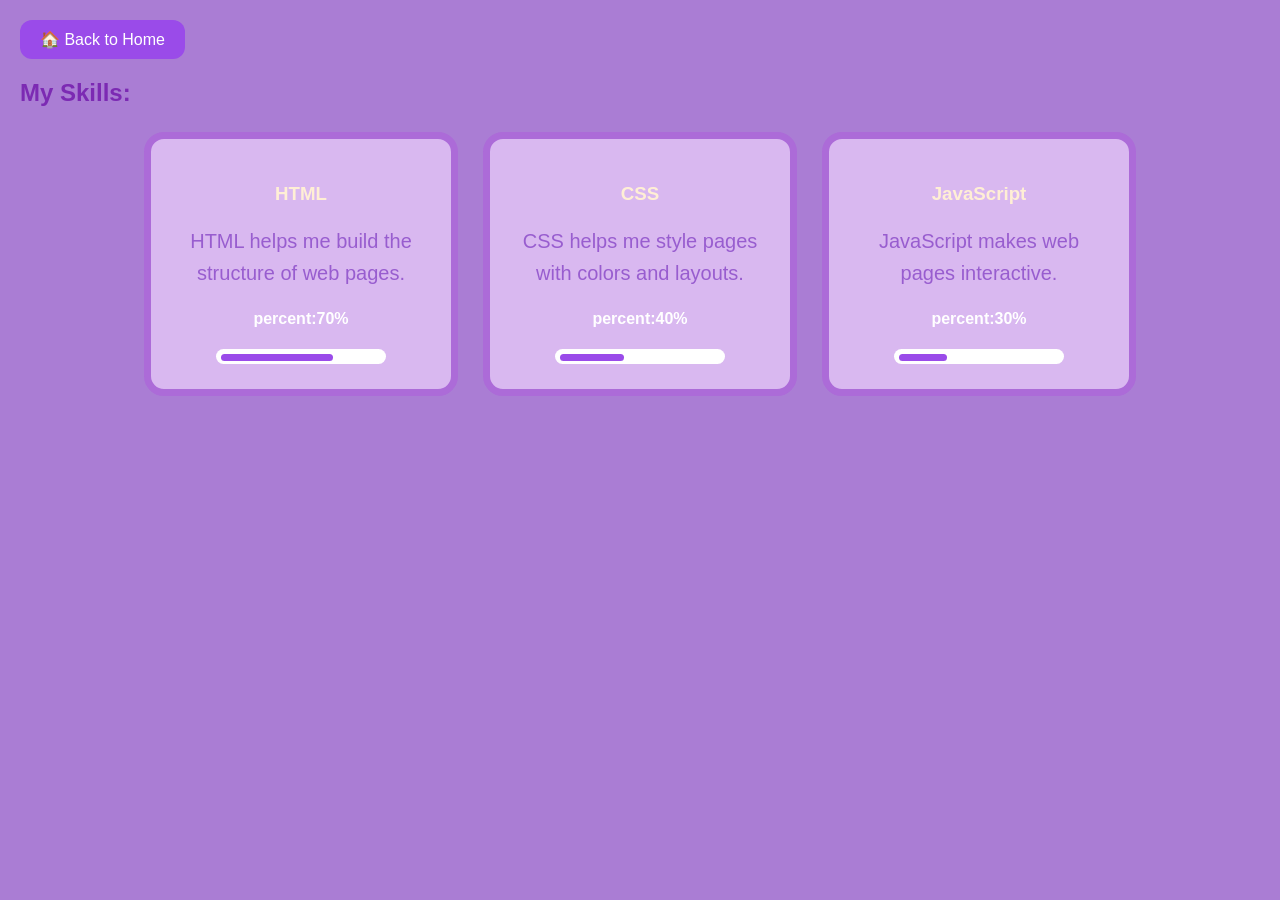
<file: skills.html>
<!DOCTYPE html>
<html lang="en">
<head>
    <meta charset="UTF-8">
    <meta name="viewport" content="width=device-width, initial-scale=1.0">
    <link rel="stylesheet" href="style.css">
    <title>My Skills</title>
</head>
<body class="skills-page">
    <a href="index.html">🏠 Back to Home</a>
    <h2>My Skills:</h2>
    <div class="skills-container">
     <div class="skill-card">
        <h3>HTML</h3>
        <p>HTML helps me build the structure of web pages.</p>
        <h4>percent:70%</h4>
        <div class="progress-bar">
          <div class="progress" style="width: 70%;">
    </div>
     </div>
     </div>
     <div class="skill-card">
     <h3>CSS</h3>
      <p>CSS helps me style pages with colors and layouts.</p>
      <h4>percent:40%</h4>
        <div class="progress-bar">
          <div class="progress" style="width: 40%;">
     </div>
        </div>
     </div>
        <div class="skill-card">
            <h3>JavaScript</h3>
              <p>JavaScript makes web pages interactive.</p>
     <h4>percent:30%</h4>
        <div class="progress-bar">
          <div class="progress" style="width: 30%;">
    </div>
        </div>
        </div>
    
   
</body>
</html>
</file>
<file: style.css>
html{
    scroll-behavior: smooth;
}
body{
    font-family: Arial, Helvetica, sans-serif;
    color: #444343;
    margin: 0;
    padding: 0px;
}
h2{
    color: #7c2ab3;
}

h1{
    color:#9151c5;
}
p{
    color: #985dcf;
    font-size: 20px;
    line-height: 1.6;
    flex-wrap: wrap;
}
h4{
    color: #49394e;

}
::selection{
    background-color: #b673ca;
    color: white;
}

#first{
    position: relative;
    padding-bottom: 60px;
    display: flex;
    align-items: center;
    padding: 40px;
    justify-content:space-between;
    gap: 30px;
    background-color: #d9b8f0;
    
} 

.navbar{
      /*لتضل ثابتة القائمة براس الصفحة*/
    position: sticky;
    top: 0;
    z-index: 10;
}
.progress-bar{
    margin: 20px auto 0;
    padding: 5px;
    width: 170px;
    height: 15px;
    background-color:white;
    border-radius: 10px;
    box-sizing: border-box;
   
}
.progress{
   background-color: #9a4be9;
   border-radius: 10px;
   height: 130%;  
   margin-bottom:5px;
}
.navbar ul{
    display: flex;
    gap:45px;
    list-style: none;
    margin: 0;
    padding: 20px;
    background-color: #aa5bd8;
}
.navbar a{
    color: #eaaefc;
    text-decoration: none;
    font-size: 23px;
}
.navbar a:hover{
    color: #aba6af;
    text-decoration: underline;
}
.wave {
    position: absolute;
    bottom: -1px;
    left: 0;
    width: 100%;
    height: 60px;
    display: block;
    z-index: 1;
    pointer-events: none;
}

#intro{
    flex:1;
}

#first img{
     width: 180px;
    height: 180px;
    object-fit: cover;
    border-radius: 50%;
    display: block;
}

#skills{
 position: relative;
  padding-bottom: 60px;
color: white; 
background-color: #4b176f;
padding: 40px;
width: auto; 
}
h4{
    color: white;
}
.skills-page a{
    background-color: #9a4be9;
    color:white;
    padding: 10px;
    border-radius: 12px;
    display: inline-block;
    padding: 10px 20px;
    text-decoration: none;
}
#email{
    color: #804c79;
  background-color:#b282e9 ;
    padding: 20px;
    margin-bottom:0;
}
.submit{
    color: #aba6af;
    text-decoration: none;
}
#email a{
    
    background-color: #4b176f;
}
.submit{
    background-color:#4b176f ;
    color: white;
    padding: 12px 28px;
    border-radius: 25px;
    border: none;
}
.submit:hover{
       background-color: #9a4be9;
    transform: translateY(-4px);
}
.skills-page{
    padding: 20px;
    background-color: #aa7dd4;
}
.skills-page li{
    background-color: #4b176f;
    color: white;
    padding: 15px;
    margin: 15px auto;
    border-radius: 12px;
    max-width: 300px;
} 
@media(max-width: 600px){
    #first{
    flex-direction:column;
    text-align: center;
    align-items: center;
    }
}

.skills-container{
    padding:5px;
    display:flex;
    justify-content: center;
    align-items: stretch;
    gap: 25px;
    flex-wrap: wrap;
}
.skill-card:hover{
    transform: translateY(-8px);
    transition: 0.3s;
}

.skill-card{
    background-color: #d9b8f0;
    border: 7px solid #ac6bd8;
    color: papayawhip;
    border-radius: 20px;
    padding: 25px;
    width: 250px;
    text-align: center;
}
.skill-card img{
    width: 80px;
    height: 80px;
    object-fit: contain;
    margin-bottom: 10px;
}
.style{
    border-radius: 20px;
    background-color:#d9b8f0;
    padding: 20px;
    margin: 30px;
    
}
</file>
